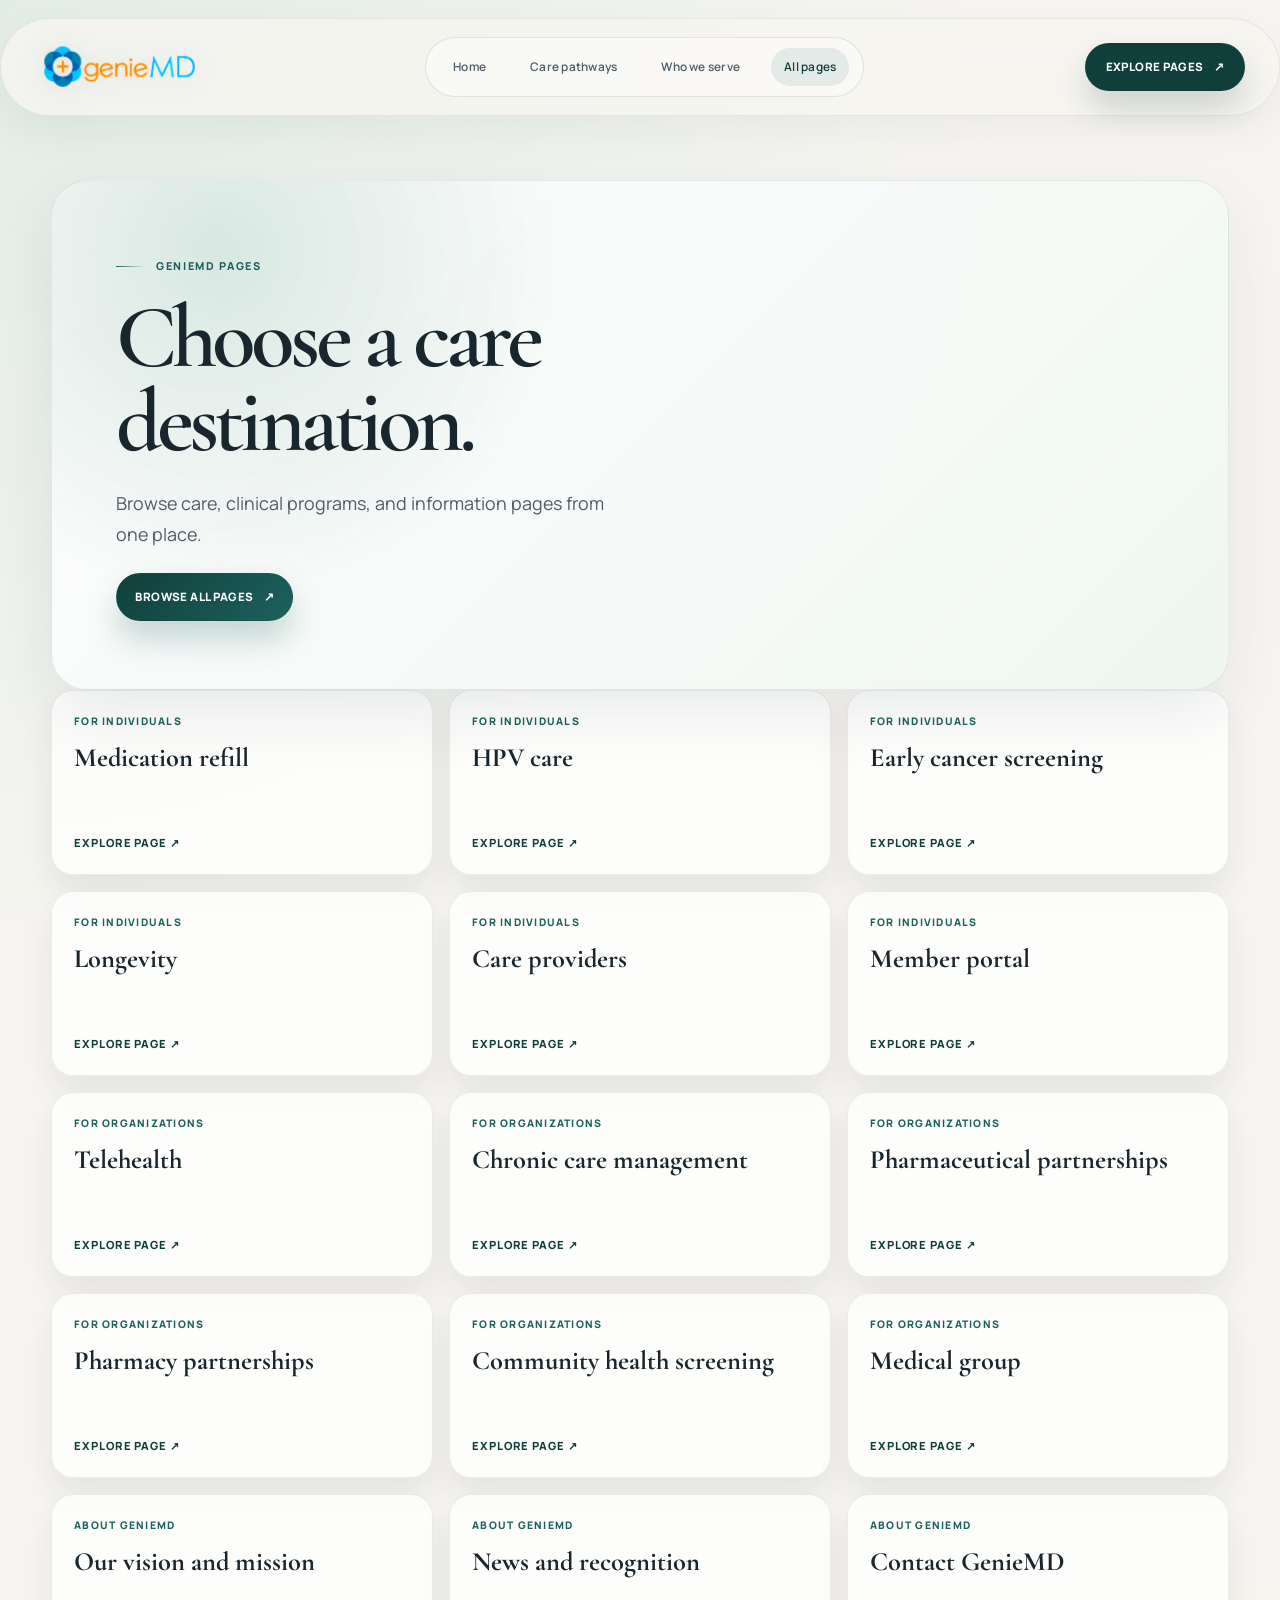
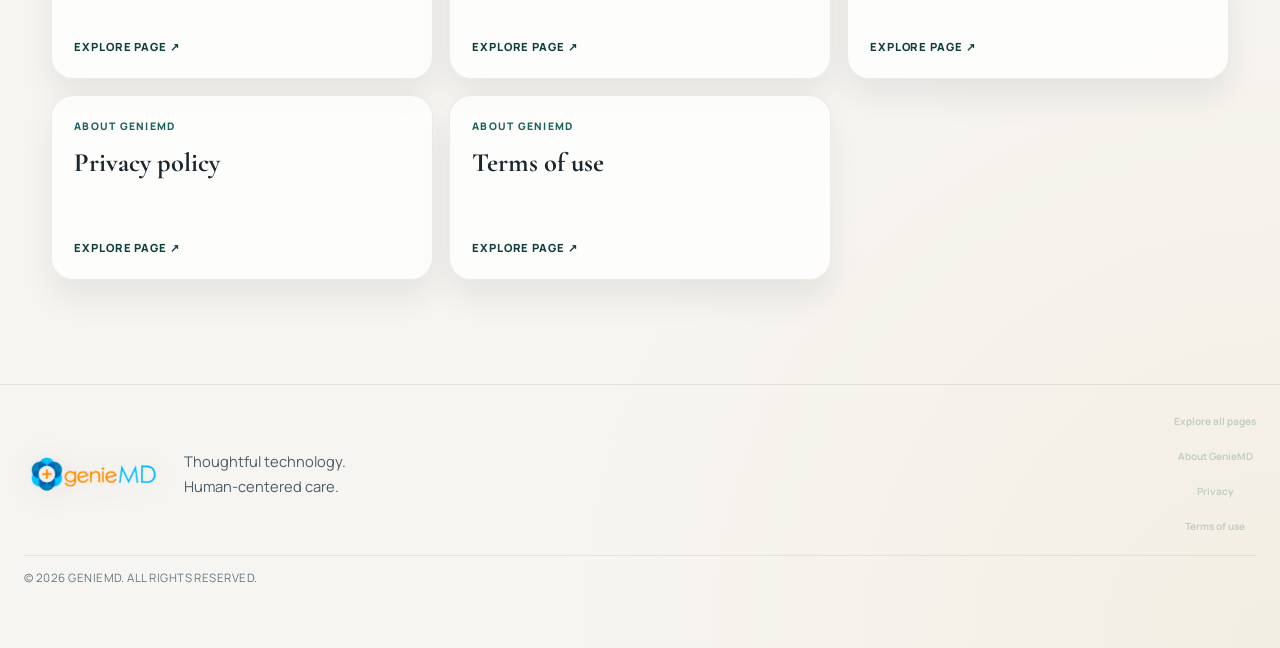
<file: pages/index.html>
<!DOCTYPE html>
<html lang="en">
  <head>
    <meta charset="UTF-8" />
    <meta name="viewport" content="width=device-width, initial-scale=1.0" />
    <meta name="description" content="Explore GenieMD care programs, clinical support, and connected digital health." />
    <meta name="theme-color" content="#f7f5f1" />
    <title>Explore GenieMD</title>
    <link rel="icon" href="../img/geniemd-logo.png" />
    <link rel="stylesheet" href="../css/all.min.css" />
    <link rel="stylesheet" href="../css/clinic.css" />
    <link rel="stylesheet" href="../css/clinic-light.css" />
    <link rel="stylesheet" href="../css/pages.css" />
  </head>
  <body class="destination-page">
    <div class="scroll-progress" aria-hidden="true"></div>
    <header class="site-header">
      <a class="brand" href="../index.html#home" aria-label="GenieMD home"><img src="../img/geniemd-logo.png" alt="GenieMD" /></a>
      <button class="menu-toggle" type="button" aria-label="Open navigation" aria-controls="primary-navigation" aria-expanded="false"><span></span><span></span></button>
      <nav class="primary-nav" id="primary-navigation" aria-label="Main navigation">
        <a class="nav-link" href="../index.html#home">Home</a>
        <a class="nav-link" href="../index.html#pathways">Care pathways</a>
        <a class="nav-link" href="../index.html#ecosystem">Who we serve</a>
        <a class="nav-link active" href="../index.html#collections">All pages</a>
      </nav>
      <a class="header-cta" href="../index.html#collections">Explore pages <span aria-hidden="true">↗</span></a>
    </header>

    <main id="destination-content" class="destination-main" tabindex="-1"></main>

    <footer class="site-footer destination-footer">
      <a class="brand footer-brand" href="../index.html#home" aria-label="GenieMD home"><img src="../img/geniemd-logo.png" alt="GenieMD" /></a>
      <p>Thoughtful technology.<br />Human-centered care.</p>
      <div class="footer-links">
        <a href="../index.html#collections">Explore all pages</a>
        <a href="?page=about-us">About GenieMD</a>
        <a href="?page=privacy">Privacy</a>
        <a href="?page=tos">Terms of use</a>
      </div>
      <span class="copyright">© 2026 GenieMD. All rights reserved.</span>
    </footer>
    <script src="../js/clinic-cinematic.js"></script>
    <script src="../js/pages.js"></script>
  </body>
</html>
</file>
<file: css/clinic.css>
@import url("https://fonts.googleapis.com/css2?family=DM+Sans:wght@400;500;600;700&family=Playfair+Display:ital,wght@0,500;0,600;0,700;1,500;1,600&display=swap");

:root {
  --ink: #20352f;
  --muted: #68756f;
  --green: #597c68;
  --mint: #dce9df;
  --paper: #f7f8f5;
  --line: #dce1da;
}

html { scroll-behavior: smooth; scroll-padding-top: 30px; }
body { margin: 0; background: var(--paper); color: var(--ink); font-family: "DM Sans", Arial, sans-serif; font-size: 15px; line-height: 1.75; }
a { color: inherit; text-decoration: none; }
a:hover { color: var(--green); text-decoration: none; }
.page-shell { min-height: 100vh; }
.sidebar { position: fixed; z-index: 20; inset: 0 auto 0 0; width: 270px; padding: 42px 34px 28px; display: flex; flex-direction: column; background: #263b34; color: #fff; }
.brand { display: inline-flex; align-items: center; gap: 11px; color: white; font-size: 24px; font-weight: 700; letter-spacing: -1.3px; }
.brand:hover { color: white; }
.brand-logo { display: block; width: 185px; max-width: 100%; height: auto; }
.brand-mark { display: grid; place-items: center; width: 33px; height: 33px; border: 1px solid #8eae96; border-radius: 50%; color: #c0d8c5; font-size: 15px; }
.brand-light { color: #b7cabb; font-weight: 400; }
.sidebar-note { max-width: 185px; margin: 19px 0 40px; color: #bcc9c0; font-size: 12px; line-height: 1.8; }
.sidebar nav { display: grid; gap: 5px; }
.sidebar .nav-link { display: flex; align-items: center; justify-content: space-between; padding: 10px 0; color: #c4cec7; border-bottom: 1px solid rgba(255,255,255,.1); font-size: 12px; transition: color .2s ease; }
.sidebar .nav-link i { opacity: 0; font-size: 10px; transition: opacity .2s ease; }
.sidebar .nav-link:hover, .sidebar .nav-link.active { color: #fff; }
.sidebar .nav-link.active i, .sidebar .nav-link:hover i { opacity: 1; }
.sidebar-bottom { margin-top: auto; }
.open-indicator { display: flex; align-items: center; gap: 9px; margin-bottom: 10px; color: #ccdbd0; font-size: 10px; letter-spacing: .04em; text-transform: uppercase; }
.open-indicator span { width: 7px; height: 7px; border-radius: 50%; background: #a7c99e; }
.sidebar-bottom p { color: #c4cec7; font-size: 11px; line-height: 1.7; }
.sidebar-cta { display: flex; align-items: center; justify-content: space-between; margin: 19px 0 26px; padding: 11px 13px; border: 1px solid rgba(255,255,255,.32); color: white; font-size: 11px; }
.sidebar-cta:hover { background: #fff; color: var(--ink); }
.sidebar-bottom small { color: #aab9b0; font-size: 10px; }
main { margin-left: 270px; }
.section { padding: 100px max(7vw, 55px); }
.hero { position: relative; min-height: 690px; height: min(100vh, 850px); padding-top: 32px; overflow: hidden; background: linear-gradient(105deg, rgba(241,245,238,.98) 0%, rgba(241,245,238,.93) 48%, rgba(217,230,219,.75) 100%); }
.hero::after { position: absolute; right: -110px; bottom: -280px; width: 600px; height: 600px; border: 1px solid rgba(74,112,87,.2); border-radius: 50%; content: ""; box-shadow: 0 0 0 55px rgba(74,112,87,.04), 0 0 0 110px rgba(74,112,87,.035); }
.hero-illustration { position: absolute; right: 0; bottom: 0; z-index: 0; width: min(52vw, 560px); max-width: 52%; opacity: .96; pointer-events: none; }
.hero-topline { position: relative; z-index: 1; display: flex; justify-content: space-between; color: #63756a; font-size: 9px; letter-spacing: .15em; }
.hero-content { position: relative; z-index: 2; max-width: 590px; margin-top: clamp(95px, 15vh, 155px); }
.eyebrow { display: flex; align-items: center; gap: 11px; margin-bottom: 20px; color: var(--green); font-size: 10px; font-weight: 700; letter-spacing: .15em; text-transform: uppercase; }
.eyebrow-line { display: inline-block; width: 24px; height: 1px; background: var(--green); }
h1, h2, blockquote { margin: 0; font-family: "Playfair Display", Georgia, serif; font-weight: 500; letter-spacing: -.035em; }
h1 { font-size: clamp(56px, 7.4vw, 96px); line-height: .99; }
h1 em, h2 em { color: var(--green); font-weight: 500; }
.hero-copy { max-width: 420px; margin: 24px 0 27px; color: #65736b; font-size: 14px; line-height: 1.9; }
.hero-actions { display: flex; align-items: center; gap: 25px; }
.button { display: inline-flex; align-items: center; justify-content: center; gap: 20px; min-height: 48px; padding: 0 19px; border: 1px solid transparent; font-size: 11px; font-weight: 600; transition: all .2s ease; }
.button-dark { background: var(--ink); color: white; }
.button-dark:hover { background: var(--green); color: white; }
.button i, .text-link i { font-size: 10px; }
.text-link { display: inline-flex; align-items: center; gap: 10px; color: #52675b; font-size: 11px; font-weight: 600; }
.text-link:hover { color: var(--green); }
.hero-aside { position: absolute; z-index: 2; right: 8%; bottom: 15%; width: 175px; color: var(--muted); font-size: 11px; }
.hero-stamp { display: flex; flex-direction: column; justify-content: center; align-items: center; width: 116px; height: 116px; margin-bottom: 15px; border: 1px solid rgba(67,101,78,.5); border-radius: 50%; color: var(--green); transform: rotate(-9deg); }
.hero-stamp span { font-size: 8px; letter-spacing: .16em; }
.hero-stamp strong { margin: 4px 0; color: var(--ink); font-family: "Playfair Display", Georgia, serif; font-size: 21px; font-weight: 500; line-height: 1.05; text-align: center; }
.hero-aside p { max-width: 150px; }
.scroll-cue { position: absolute; z-index: 2; bottom: 32px; left: max(7vw, 55px); display: flex; align-items: center; gap: 10px; color: var(--muted); font-size: 9px; }
.scroll-cue span { width: 24px; height: 1px; background: var(--green); }
.intro-band { display: flex; align-items: center; justify-content: space-between; gap: 25px; padding: 25px max(7vw, 55px); background: #263b34; color: #fff; }
.intro-band p { max-width: 570px; margin: 0; color: #e1e8e2; font-family: "Playfair Display", Georgia, serif; font-size: 18px; }
.intro-band a { flex: 0 0 auto; color: #c7d8c9; font-size: 10px; }
.intro-band i { margin-left: 8px; font-size: 9px; }
.story-section { display: grid; grid-template-columns: 1fr 1fr; column-gap: 8%; padding-top: 125px; padding-bottom: 100px; }
h2 { font-size: clamp(38px, 4.3vw, 57px); line-height: 1.12; }
.story-copy { padding-top: 51px; color: var(--muted); font-size: 13px; }
.lead-copy { color: var(--ink); font-family: "Playfair Display", Georgia, serif; font-size: 21px; line-height: 1.5; }
.story-copy .lead-copy { margin-bottom: 17px; }
.story-copy p:not(.lead-copy) { margin-bottom: 15px; }
.dark-link { margin-top: 11px; color: var(--ink); }
.values-row { grid-column: 1 / -1; display: grid; grid-template-columns: repeat(3, 1fr); gap: 18px; margin-top: 80px; }
.value-card { position: relative; min-height: 210px; padding: 28px 25px 23px; overflow: hidden; border: 1px solid #e6ebe4; border-radius: 16px; background: #fff; box-shadow: 0 8px 24px rgba(32,53,47,.045); }
.value-card::after { position: absolute; top: -32px; right: -28px; width: 105px; height: 105px; border-radius: 50%; background: #f0f5ee; content: ""; }
.value-card > span { position: absolute; z-index: 1; top: 27px; right: 18px; color: #839487; font-size: 9px; letter-spacing: .1em; }
.value-card > i { position: relative; z-index: 1; display: grid; place-items: center; width: 46px; height: 46px; margin-bottom: 21px; border-radius: 15px; background: #edf4ed; color: var(--green); font-size: 19px; }
.value-card h3, .service-card h3, .step h3 { margin: 0 0 8px; font-family: "Playfair Display", Georgia, serif; font-size: 20px; font-weight: 500; }
.value-card p, .service-card p, .step p { margin: 0; color: var(--muted); font-size: 11px; line-height: 1.8; }
.care-section { display: grid; grid-template-columns: 1.05fr .95fr; gap: 9%; align-items: center; background: #e8eee7; }
.care-visual { position: relative; min-height: 440px; background: #d8e4d8; }
.care-visual-inner { position: absolute; inset: 0; overflow: hidden; background: radial-gradient(circle at center, #eff3ec 0, #e1e9df 58%, #d3e1d6 100%); }
.care-visual-art { position: absolute; inset: 0; width: 100%; height: 100%; object-fit: cover; opacity: .95; }
.care-visual-wash { position: absolute; inset: 0; background: linear-gradient(120deg, rgba(233,241,233,.12), rgba(255,255,255,.46) 45%, rgba(233,241,233,.12)); z-index: 1; }
.visual-label { position: absolute; z-index: 2; top: 24px; left: 25px; color: #718377; font-size: 8px; letter-spacing: .15em; }
.orbit { position: absolute; z-index: 2; top: 50%; left: 50%; border: 1px solid rgba(69,104,79,.29); border-radius: 50%; transform: translate(-50%,-50%); }
.orbit-one { width: 225px; height: 225px; }
.orbit-two { width: 335px; height: 335px; }
.orbit-center { position: absolute; z-index: 2; top: 50%; left: 50%; display: grid; place-items: center; width: 85px; height: 85px; border-radius: 50%; background: var(--green); color: #fff; font-size: 22px; transform: translate(-50%,-50%); box-shadow: 0 10px 24px rgba(46,80,57,.18); }
.orbit-word { position: absolute; z-index: 2; padding: 6px 10px; background: rgba(247,248,245,.8); color: #536d5b; font-size: 8px; letter-spacing: .12em; }
.word-one { top: 24%; left: 22%; }.word-two { right: 14%; top: 49%; }.word-three { bottom: 22%; left: 31%; }
.visual-caption { position: absolute; right: 0; bottom: -28px; left: 0; display: flex; justify-content: space-between; color: var(--muted); font-size: 9px; }
.care-copy { padding: 15px 0; }
.care-copy .lead-copy { margin: 23px 0 12px; }
.care-copy > p:not(.eyebrow):not(.lead-copy) { margin-bottom: 24px; color: var(--muted); font-size: 12px; }
.button-outline { border-color: #aab9ac; color: var(--ink); }
.button-outline:hover { background: var(--ink); color: #fff; }
.services-section { padding-top: 120px; padding-bottom: 115px; }
.section-heading-wide { display: flex; justify-content: space-between; align-items: end; gap: 35px; margin-bottom: 47px; }
.section-heading-wide > p { max-width: 310px; margin: 0 0 5px; color: var(--muted); font-size: 12px; }
.service-grid { display: grid; grid-template-columns: repeat(2, minmax(0, 1fr)); gap: 18px; }
.service-card { position: relative; min-height: 340px; padding: 0 25px 29px; overflow: hidden; border: 1px solid #e5eae3; border-radius: 18px; background: #fff; box-shadow: 0 9px 28px rgba(32,53,47,.055); }
.service-card::before { position: absolute; top: -54px; right: -48px; width: 155px; height: 155px; border-radius: 50%; background: #eef5ed; content: ""; transition: transform .45s cubic-bezier(.2,.7,.25,1); }
.service-card:nth-child(2)::before { background: #f5f0e8; }
.service-card:nth-child(3)::before { background: #edf1f7; }
.service-card:nth-child(4)::before { background: #f5edf1; }
.service-card:hover { background: #fff; }
.service-art { position: relative; height: 138px; margin: 0 -25px 19px; overflow: hidden; background: #eef5ed; }
.service-card:nth-child(2) .service-art { background: #f5f0e8; }
.service-card:nth-child(3) .service-art { background: #edf1f7; }
.service-card:nth-child(4) .service-art { background: #f5edf1; }
.service-art img { display: block; width: 100%; height: 100%; object-fit: cover; transition: transform .55s cubic-bezier(.2,.7,.25,1); }
.service-card:hover .service-art img { transform: scale(1.045); }
.service-number { position: relative; z-index: 1; margin-bottom: 25px; color: #87968a; font-size: 8px; letter-spacing: .12em; }
.service-icon { position: absolute; z-index: 1; right: 18px; bottom: 13px; display: grid; place-items: center; width: 42px; height: 42px; border: 1px solid rgba(255,255,255,.8); border-radius: 14px; background: rgba(255,255,255,.86); color: #64836d; font-size: 16px; box-shadow: 0 5px 15px rgba(32,53,47,.08); backdrop-filter: blur(5px); }
.service-card h3 { max-width: 250px; font-size: 22px; }
.service-card p { max-width: 370px; font-size: 11px; }
.service-card > a { position: absolute; right: 25px; bottom: 23px; display: grid; place-items: center; width: 29px; height: 29px; border: 1px solid #ccd5cd; border-radius: 50%; color: var(--green); font-size: 9px; }
.service-note { margin: 17px 0 0; color: #78867d; font-size: 10px; }
.service-note i { margin-right: 5px; color: var(--green); }
.approach-section { display: grid; grid-template-columns: .8fr 1.2fr; gap: 10%; background: #f0f1ed; }
.approach-heading > p:not(.eyebrow) { max-width: 300px; margin: 19px 0 18px; color: var(--muted); font-size: 12px; }
.steps-list { border-top: 1px solid #d6dcd5; }
.step { display: grid; grid-template-columns: 45px 1fr 20px; gap: 14px; align-items: start; padding: 25px 0; border-bottom: 1px solid #d6dcd5; }
.step-index { padding-top: 4px; color: var(--green); font-size: 9px; letter-spacing: .08em; }
.step h3 { font-size: 18px; }
.step p { max-width: 490px; }
.step > i { padding-top: 7px; color: #88988c; font-size: 10px; }
.quote-section { position: relative; overflow: hidden; padding: 92px 15%; background: #cbdccf; text-align: center; }
.quote-mark { display: block; height: 55px; color: #719178; font-family: Georgia, serif; font-size: 85px; line-height: 1; }
blockquote { max-width: 760px; margin: 0 auto 20px; font-size: clamp(28px, 4vw, 43px); line-height: 1.3; }
.quote-section p { margin: 0; color: #5c7965; font-size: 8px; font-weight: 700; letter-spacing: .16em; }
.faq-section { display: grid; grid-template-columns: .8fr 1.2fr; gap: 10%; padding-top: 120px; padding-bottom: 120px; }
.faq-heading > p:not(.eyebrow) { margin: 20px 0 7px; color: var(--muted); font-size: 12px; }
.faq-list { border-top: 1px solid var(--line); }
.faq-list details { padding: 19px 0; border-bottom: 1px solid var(--line); }
.faq-list summary { display: flex; align-items: center; justify-content: space-between; gap: 18px; color: var(--ink); cursor: pointer; font-family: "Playfair Display", Georgia, serif; font-size: 17px; list-style: none; }
.faq-list summary::-webkit-details-marker { display: none; }
.faq-list summary i { flex: 0 0 auto; color: var(--green); font-family: "Font Awesome 5 Free"; font-size: 10px; transition: transform .2s ease; }
.faq-list details[open] summary i { transform: rotate(45deg); }
.faq-list details p { max-width: 530px; margin: 12px 28px 0 0; color: var(--muted); font-size: 11px; line-height: 1.9; }
.contact-section { padding-top: 105px; padding-bottom: 28px; background: #e8eee7; }
.contact-top { max-width: 610px; margin-bottom: 55px; }
.contact-top > p:last-child { max-width: 430px; margin: 17px 0 0; color: var(--muted); font-size: 12px; }
.contact-bottom { display: grid; grid-template-columns: .8fr 1.2fr; gap: 10%; padding: 34px; background: #f7f8f5; }
.contact-card { display: flex; flex-direction: column; }
.contact-card > span { color: var(--green); font-size: 8px; font-weight: 700; letter-spacing: .15em; }
.contact-card h3 { max-width: 260px; margin: 16px 0 10px; font-family: "Playfair Display", Georgia, serif; font-size: 28px; font-weight: 500; line-height: 1.25; }
.contact-card > p { max-width: 310px; color: var(--muted); font-size: 11px; }
.contact-art { width: min(100%, 220px); height: 140px; margin-top: 22px; border: 1px solid #dfe9df; border-radius: 16px; object-fit: cover; box-shadow: 0 12px 25px rgba(32,53,47,.08); }
.contact-detail { display: flex; align-items: start; gap: 10px; margin-top: 35px; color: #6b7b70; font-size: 10px; }
.contact-detail i { padding-top: 4px; color: var(--green); }
.contact-form { display: grid; grid-template-columns: 1fr; }
.form-notice { margin: 0 0 13px; color: #77847b; font-size: 10px; }
.form-notice i { margin-right: 4px; color: var(--green); }
.form-grid { display: grid; grid-template-columns: repeat(2, minmax(0, 1fr)); gap: 17px 22px; }
.form-field { min-width: 0; }
.form-field-full { grid-column: 1 / -1; }
.contact-form label { display: block; margin: 0 0 6px; color: #53655a; font-size: 10px; font-weight: 600; }
.contact-form label > span:not(.optional-label) { color: #728d77; }
.optional-label { color: #8a958d; font-size: 9px; font-weight: 400; }
.contact-form input:not([type="checkbox"]), .contact-form select, .contact-form textarea { width: 100%; min-height: 43px; padding: 10px 12px; border: 1px solid #d8e0d8; border-radius: 2px; outline: 0; background: #fbfcfa; color: var(--ink); font: inherit; font-size: 11px; transition: border-color .2s ease, box-shadow .2s ease; }
.contact-form textarea { min-height: 105px; resize: vertical; }
.contact-form input::placeholder, .contact-form textarea::placeholder { color: #9aa59d; }
.contact-form input:focus, .contact-form select:focus, .contact-form textarea:focus { border-color: #78977e; box-shadow: 0 0 0 3px rgba(120,151,126,.12); }
.contact-form input:invalid:not(:placeholder-shown), .contact-form input:focus:invalid { border-color: #a8584f; }
.field-hint { display: block; margin-top: 5px; color: #7c8980; font-size: 9px; }
.consent-label { display: flex !important; align-items: flex-start; gap: 10px; color: #627168 !important; font-size: 10px !important; font-weight: 400 !important; line-height: 1.6; }
.consent-label input { flex: 0 0 auto; width: 16px; height: 16px; margin: 1px 0 0; accent-color: var(--green); }
.contact-form .button { justify-self: start; margin-top: 19px; }
.form-status { min-height: 0; margin: 0; color: #8a3f37; font-size: 10px; }
.form-status:not(:empty) { margin-top: 12px; }
.form-delivery-note { margin: 12px 0 0; color: #78847b; font-size: 9px; line-height: 1.6; }
.page-footer { padding: 61px max(7vw, 55px) 20px; background: #263b34; color: #d5dfd7; }
.footer-main { display: grid; grid-template-columns: 1.35fr .7fr .9fr 1.25fr; gap: 38px; padding-bottom: 48px; }
.footer-about { max-width: 270px; }
.footer-brand { color: #fff; font-size: 21px; }
.footer-brand:hover { color: #fff; }
.footer-brand .brand-logo { width: 165px; }
.footer-brand .brand-mark { width: 31px; height: 31px; color: #c0d8c5; font-size: 13px; }
.footer-about > p { margin: 17px 0; color: #c1cec4; font-size: 10px; line-height: 1.9; }
.footer-contact-link { display: inline-flex; align-items: center; gap: 10px; color: #e5eee6; font-size: 10px; }
.footer-contact-link:hover { color: #b7d0ba; }
.footer-contact-link i { font-size: 9px; transition: transform .2s ease; }
.footer-contact-link:hover i { transform: translateX(3px); }
.footer-links { display: flex; flex-direction: column; align-items: flex-start; gap: 10px; }
.footer-links h3, .footer-note h3 { margin: 4px 0 7px; color: #fff; font-family: "Playfair Display", Georgia, serif; font-size: 17px; font-weight: 500; }
.footer-links > a { color: #c1cec4; font-size: 10px; transition: color .2s ease, transform .2s ease; }
.footer-links > a:hover { color: #fff; transform: translateX(2px); }
.footer-links > a span { margin-left: 4px; }
.footer-note { padding-left: 20px; border-left: 1px solid rgba(255,255,255,.17); }
.footer-note-icon { display: grid; place-items: center; width: 28px; height: 28px; margin-bottom: 12px; border: 1px solid rgba(190,216,195,.45); border-radius: 50%; color: #c0d8c5; font-size: 10px; }
.footer-note h3 { margin-bottom: 8px; font-size: 16px; }
.footer-note p { margin: 0; color: #c1cec4; font-size: 9px; line-height: 1.8; }
.footer-bottom { display: flex; justify-content: space-between; gap: 20px; padding-top: 16px; border-top: 1px solid rgba(255,255,255,.16); color: #aebdb2; font-size: 9px; }
.menu-toggle { display: none; }

/* Restrained motion adds polish without competing with the content. */
@keyframes hero-rise {
  from { opacity: 0; transform: translateY(22px); }
  to { opacity: 1; transform: translateY(0); }
}
@keyframes stamp-float {
  0%, 100% { transform: rotate(-9deg) translateY(0); }
  50% { transform: rotate(-6deg) translateY(-5px); }
}
@keyframes orbit-breathe {
  0%, 100% { opacity: .68; transform: translate(-50%, -50%) scale(.98); }
  50% { opacity: 1; transform: translate(-50%, -50%) scale(1.025); }
}
.hero-content { animation: hero-rise .85s cubic-bezier(.2,.7,.25,1) both; }
.hero-aside { animation: hero-rise .85s .2s cubic-bezier(.2,.7,.25,1) both; }
.hero-stamp { animation: stamp-float 6s ease-in-out infinite; }
.orbit-two { animation: orbit-breathe 7s ease-in-out infinite; }
.orbit-center { animation: orbit-breathe 5s ease-in-out infinite reverse; }
.service-card.reveal, .value-card.reveal { transition: opacity .7s ease, transform .35s ease, box-shadow .35s ease, border-color .35s ease; }
.service-card.reveal.is-visible:hover, .value-card.reveal.is-visible:hover { transform: translateY(-7px); border-color: #d5e1d5; box-shadow: 0 18px 36px rgba(32,53,47,.11); }
.service-card:hover::before { transform: scale(1.16); }
.service-card .service-icon, .value-card > i { transition: transform .35s cubic-bezier(.2,.7,.25,1), box-shadow .35s ease; }
.service-card:hover .service-icon, .value-card:hover > i { transform: translateY(-4px) rotate(-5deg); box-shadow: 0 9px 18px rgba(32,53,47,.1); }
.button, .sidebar-cta, .service-card > a { transition: color .25s ease, background-color .25s ease, border-color .25s ease, transform .25s ease, box-shadow .25s ease; }
.button:not(:disabled):hover { transform: translateY(-2px); box-shadow: 0 8px 20px rgba(32,53,47,.14); }
.button i, .text-link i, .sidebar-cta i, .service-card > a i { transition: transform .25s ease; }
.button:hover i, .text-link:hover i, .sidebar-cta:hover i, .service-card > a:hover i { transform: translateX(3px); }
.service-card:hover > a { border-color: var(--green); background: var(--green); color: white; transform: translateX(2px); }
.sidebar .nav-link span { transition: transform .2s ease; }
.sidebar .nav-link:hover span, .sidebar .nav-link.active span { transform: translateX(3px); }
.eyebrow-line { transform-origin: left center; transition: width .35s ease; }
.section:hover > .section-heading .eyebrow-line,
.section:hover > .approach-heading .eyebrow-line { width: 34px; }
.reveal { opacity: 0; transform: translateY(24px); transition: opacity .7s ease, transform .7s cubic-bezier(.2,.7,.25,1); transition-delay: var(--reveal-delay, 0ms); }
.reveal.is-visible { opacity: 1; transform: translateY(0); }
:focus-visible { outline: 2px solid #78977e; outline-offset: 4px; }
@media (prefers-reduced-motion: reduce) {
  html { scroll-behavior: auto; }
  *, *::before, *::after { scroll-behavior: auto !important; animation-duration: .01ms !important; animation-iteration-count: 1 !important; transition-duration: .01ms !important; }
  .reveal { opacity: 1; transform: none; }
}

@media (min-width: 1500px) {
  .section { padding-right: 9vw; padding-left: 9vw; }
}
@media (max-width: 1100px) {
  .sidebar { width: 235px; padding-right: 27px; padding-left: 27px; }
  main { margin-left: 235px; }
  .section { padding-right: 6vw; padding-left: 6vw; }
  .hero-aside { right: 5%; }
  .story-section, .care-section, .approach-section, .faq-section { column-gap: 6%; }
}
@media (max-width: 767px) {
  .sidebar { width: min(300px, 86vw); padding: 35px 30px 25px; transform: translateX(-100%); transition: transform .25s ease; }
  .sidebar.is-open { transform: translateX(0); }
  main { margin-left: 0; }
  .menu-toggle { position: fixed; z-index: 30; top: 17px; right: 17px; display: grid; place-items: center; width: 42px; height: 42px; border: 0; border-radius: 50%; background: var(--ink); color: white; }
  .section { padding: 76px 25px; }
  .hero { min-height: 740px; height: auto; padding-top: 28px; }
  .hero-topline { padding-right: 49px; font-size: 7px; }
  .hero-content { margin-top: 130px; }
  .hero-aside { right: 25px; bottom: 65px; width: 130px; font-size: 9px; }
  .hero-stamp { width: 85px; height: 85px; }
  .hero-stamp strong { font-size: 16px; }
  .hero-stamp span { font-size: 6px; }
  .scroll-cue { left: 25px; bottom: 37px; }
  .intro-band { align-items: start; flex-direction: column; padding: 23px 25px; }
  .intro-band p { font-size: 16px; }
  .story-section, .care-section, .approach-section, .faq-section { grid-template-columns: 1fr; gap: 35px; }
  .story-copy { padding-top: 0; }
  .values-row { grid-template-columns: 1fr; gap: 0; margin-top: 45px; }
  .value-card { min-height: 0; padding: 22px 20px; }
  .value-card > i { margin-bottom: 13px; }
  .care-visual { min-height: 350px; }
  .section-heading-wide { align-items: start; flex-direction: column; gap: 17px; }
  .service-grid { grid-template-columns: 1fr; }
  .service-card { min-height: 320px; }
  .service-art { height: 145px; }
  .step { grid-template-columns: 32px 1fr 14px; gap: 10px; }
  .quote-section { padding: 75px 25px; }
  .contact-section { padding-top: 76px; }
  .contact-bottom { grid-template-columns: 1fr; gap: 38px; padding: 25px 20px; }
  .form-grid { grid-template-columns: 1fr; gap: 14px; }
  .form-field-full { grid-column: auto; }
}
@media (max-width: 420px) {
  h1 { font-size: 53px; }
  h2 { font-size: 38px; }
  .hero-content { margin-top: 105px; }
  .hero-aside { bottom: 55px; }
  .hero-actions { align-items: start; flex-direction: column; gap: 14px; }
  .hero { min-height: 760px; }
  .page-footer { padding: 45px 25px 18px; }
  .footer-main { grid-template-columns: repeat(2, minmax(0, 1fr)); gap: 32px 22px; padding-bottom: 35px; }
  .footer-about, .footer-note { grid-column: 1 / -1; }
  .footer-note { padding: 0; border-left: 0; }
  .footer-bottom { flex-direction: column; gap: 5px; }
}
</file>
<file: css/clinic-light.css>
@import url("https://fonts.googleapis.com/css2?family=Manrope:wght@400;500;600;700;800&family=Cormorant+Garamond:wght@500;600;700&display=swap");

:root {
  --bg: #f7f5f1;
  --bg-strong: #edf2eb;
  --bg-soft: #f4f0ea;
  --surface: rgba(255, 255, 255, 0.8);
  --surface-strong: #ffffff;
  --card: #fffdfb;
  --card-alt: #eef5f2;
  --primary: #1d615d;
  --primary-deep: #103f3b;
  --primary-soft: #dfeeea;
  --accent: #d8c7a6;
  --accent-soft: #f7f0e4;
  --text: #19262d;
  --text-soft: #4d5d68;
  --muted: #667780;
  --line: rgba(31, 65, 68, 0.12);
  --shadow-soft: 0 24px 62px rgba(18, 40, 47, 0.08);
  --shadow-card: 0 18px 32px rgba(20, 42, 45, 0.08);
  --radius-xl: 32px;
  --radius-lg: 24px;
  --radius-md: 18px;
}

* { box-sizing: border-box; }
html { scroll-behavior: smooth; scroll-padding-top: 88px; }
body {
  margin: 0;
  background:
    radial-gradient(circle at top left, rgba(187, 220, 211, 0.34), transparent 39%),
    radial-gradient(circle at bottom right, rgba(233, 220, 192, 0.28), transparent 28%),
    var(--bg);
  color: var(--text);
  font-family: "Manrope", Arial, sans-serif;
  line-height: 1.7;
}
img { display: block; max-width: 100%; }
a { color: inherit; text-decoration: none; }
button, input, textarea { font: inherit; }
button { border: 0; background: none; cursor: pointer; }

.site-header {
  position: sticky;
  top: 0;
  z-index: 50;
  display: flex;
  align-items: center;
  justify-content: space-between;
  gap: 22px;
  max-width: 1380px;
  margin: 18px auto 0;
  padding: 18px clamp(18px, 3vw, 34px);
  border: 1px solid rgba(22, 54, 58, 0.08);
  border-radius: 999px;
  background: rgba(247, 245, 241, 0.8);
  backdrop-filter: blur(20px);
  box-shadow: 0 15px 40px rgba(14, 33, 35, 0.05);
}

.brand { display: inline-flex; align-items: center; }
.brand img {
  width: 170px;
  max-width: 100%;
  height: auto;
  filter: drop-shadow(0 2px 14px rgba(26, 51, 52, 0.1));
}

.primary-nav {
  display: flex;
  align-items: center;
  justify-content: center;
  gap: 18px;
  padding: 10px 14px;
  border: 1px solid var(--line);
  border-radius: 999px;
  background: rgba(255, 255, 255, 0.4);
}
.nav-link {
  position: relative;
  padding: 9px 13px;
  border-radius: 999px;
  color: var(--text-soft);
  font-size: 0.74rem;
  font-weight: 600;
  letter-spacing: 0.02em;
  transition: all 0.25s ease;
}
.nav-link:hover, .nav-link.active {
  background: rgba(29, 97, 93, 0.1);
  color: var(--primary-deep);
}

.header-cta,
.button,
.button-text,
.button-light,
.button-ghost,
.button-outline,
.contact-actions a {
  display: inline-flex;
  align-items: center;
  justify-content: center;
  gap: 10px;
  min-height: 48px;
  padding: 0 18px;
  border-radius: 999px;
  border: 1px solid transparent;
  font-size: 0.72rem;
  font-weight: 800;
  letter-spacing: 0.04em;
  text-transform: uppercase;
  transition: all 0.25s ease;
}
.header-cta {
  padding-inline: 20px;
  background: var(--primary-deep);
  color: #ffffff;
  box-shadow: 0 18px 32px rgba(14, 52, 54, 0.18);
}
.header-cta:hover { transform: translateY(-1px); box-shadow: 0 22px 36px rgba(14, 52, 54, 0.2); }

.menu-toggle {
  display: none;
  width: 46px;
  height: 46px;
  border: 1px solid var(--line);
  border-radius: 14px;
  background: rgba(255,255,255,0.7);
}
.menu-toggle span {
  display: block;
  width: 18px;
  height: 2px;
  margin: 5px auto;
  background: var(--text);
}

.announcement {
  display: flex;
  align-items: center;
  justify-content: center;
  gap: 10px;
  max-width: 560px;
  margin: 26px auto 0;
  padding: 10px 18px;
  border: 1px solid rgba(25, 58, 55, 0.08);
  border-radius: 999px;
  background: rgba(255,255,255,0.55);
  color: var(--text-soft);
  font-size: 0.73rem;
  font-weight: 700;
  letter-spacing: 0.1em;
  text-transform: uppercase;
}
.announcement-dot {
  width: 8px;
  height: 8px;
  border-radius: 50%;
  background: linear-gradient(135deg, var(--primary) 0%, #97c6ad 100%);
  box-shadow: 0 0 0 5px rgba(29, 97, 93, 0.12);
}

main { margin-left: 0; overflow: visible; }
main section[id] { scroll-margin-top: 110px; }
.section-pad {
  max-width: 1360px;
  margin: 0 auto;
  padding: 70px clamp(20px, 4vw, 56px);
}

.hero {
  position: relative;
  display: grid;
  grid-template-columns: minmax(0, 1.08fr) minmax(0, 0.92fr);
  align-items: center;
  gap: clamp(22px, 3vw, 44px);
  max-width: 1380px;
  min-height: 0;
  height: auto;
  margin: 24px auto 0;
  padding: clamp(28px, 4vw, 42px) clamp(20px, 4vw, 48px) 18px;
  border: 1px solid rgba(22, 54, 58, 0.08);
  border-radius: 38px;
  background:
    radial-gradient(circle at 12% 20%, rgba(185, 211, 202, 0.48), transparent 22%),
    radial-gradient(circle at 72% 22%, rgba(218, 208, 185, 0.36), transparent 19%),
    linear-gradient(135deg, rgba(255,255,255,0.92) 0%, rgba(244, 240, 232, 0.92) 42%, rgba(238, 246, 242, 0.96) 100%);
  box-shadow: var(--shadow-soft);
}
#data-rain-root {
  position: absolute;
  z-index: 1;
  inset: 0;
  overflow: hidden;
  border-radius: inherit;
  pointer-events: none;
  --dr-calm: 79, 156, 145;
  --dr-mid: 131, 173, 156;
  --dr-hot: 200, 166, 110;
  --dr-core: 246, 249, 244;
}
#data-rain-root canvas,
#data-rain-root .dr-vignette,
#data-rain-root .dr-grain {
  position: absolute;
  inset: 0;
  display: block;
  width: 100%;
  height: 100%;
}
.dr-main {
  opacity: 0.52;
}
.dr-bloom {
  filter: blur(8px);
  opacity: 0.28;
}
.dr-vignette {
  background: radial-gradient(ellipse at center, transparent 42%, rgba(247,245,241,0.3) 100%);
}
.dr-grain {
  background-image: radial-gradient(rgba(41,79,74,0.2) 0.5px, transparent 0.5px);
  background-size: 5px 5px;
  opacity: 0.06;
}
.hero-orb {
  position: absolute;
  border-radius: 50%;
  filter: blur(4px);
  opacity: 0.9;
}
.hero-orb-one {
  right: 9%;
  top: 10%;
  width: 380px;
  height: 380px;
  background: radial-gradient(circle, rgba(255,255,255,0.8) 0%, rgba(176, 204, 198, 0.32) 42%, rgba(176, 204, 198, 0) 70%);
}
.hero-orb-two {
  left: 46%;
  bottom: -10%;
  width: 540px;
  height: 540px;
  background: radial-gradient(circle, rgba(216, 199, 166, 0.28) 0%, rgba(216, 199, 166, 0.1) 32%, transparent 70%);
}
.hero-copy {
  position: relative;
  z-index: 2;
  max-width: 680px;
  padding-top: 0;
}
.eyebrow {
  display: inline-flex;
  align-items: center;
  gap: 12px;
  margin: 0 0 20px 0;
  color: var(--primary);
  font-size: 0.68rem;
  font-weight: 800;
  letter-spacing: 0.15em;
  text-transform: uppercase;
}
.eyebrow > span {
  width: 28px;
  height: 1px;
  background: linear-gradient(90deg, var(--primary), rgba(29,97,93,0));
}
.eyebrow-light {
  color: rgba(255,255,255,0.88);
}
.hero h1, .continuum-heading h2, .section-heading h2, .tech-copy h2, .collections-intro h2, .contact-content h2 {
  margin: 0;
  font-family: "Cormorant Garamond", Georgia, serif;
  font-weight: 600;
  letter-spacing: -0.045em;
  line-height: 0.94;
  color: var(--text);
}
.hero h1 {
  font-size: clamp(4rem, 7vw, 7.4rem);
}
.hero h1 em, .continuum-heading h2 em, .section-heading h2 em, .tech-copy h2 em, .collections-intro h2 em, .contact-content h2 em {
  color: var(--primary);
  font-style: normal;
}
.hero-description {
  max-width: 540px;
  margin: 18px 0 26px;
  color: var(--text-soft);
  font-size: 1.1rem;
}
.hero-actions {
  display: flex;
  flex-wrap: wrap;
  align-items: center;
  gap: 16px;
}
.button-primary,
.button-light,
.button-ghost,
.button-outline {
  position: relative;
  overflow: hidden;
}
.button-primary {
  background: linear-gradient(135deg, var(--primary-deep), var(--primary));
  color: #fff;
  box-shadow: 0 18px 32px rgba(29, 97, 93, 0.24);
}
.button-primary:hover { transform: translateY(-1px); }
.button-text {
  background: transparent;
  color: var(--primary-deep);
  border-color: rgba(29, 97, 93, 0.2);
}
.button-text:hover { background: rgba(29, 97, 93, 0.05); }
.button-outline {
  background: rgba(255,255,255,0.24);
  color: var(--primary-deep);
  border-color: rgba(29, 97, 93, 0.18);
}
.button-light {
  background: rgba(255,255,255,0.12);
  color: #ffffff;
  border-color: rgba(255,255,255,0.18);
}
.button-ghost {
  background: transparent;
  color: #ffffff;
  border-color: rgba(255,255,255,0.2);
}
.hero-proof {
  display: flex;
  flex-wrap: wrap;
  gap: 18px;
  margin-top: 26px;
  color: var(--text-soft);
  font-size: 0.78rem;
  font-weight: 700;
}
.hero-proof span {
  display: inline-flex;
  align-items: center;
  gap: 8px;
  padding: 10px 12px;
  border: 1px solid rgba(29,97,93,0.08);
  border-radius: 999px;
  background: rgba(255,255,255,0.3);
}
.hero-proof i {
  color: var(--primary);
}
.hero-visual {
  position: relative;
  z-index: 2;
  width: 100%;
  max-width: 560px;
  margin: 0 auto;
}
.hero-image-wrap {
  position: relative;
  overflow: hidden;
  border: 1px solid rgba(18, 43, 48, 0.08);
  border-radius: 32px 32px 30px 30px;
  background: #dfeeea;
  box-shadow: var(--shadow-card);
}
.hero-image-wrap img {
  width: 100%;
  height: min(62vh, 650px);
  min-height: 500px;
  object-fit: cover;
  filter: saturate(0.95) contrast(1.06);
}
.image-wash {
  position: absolute;
  inset: 0;
  background: linear-gradient(180deg, rgba(18, 31, 35, 0.12) 0%, rgba(18, 31, 35, 0.18) 100%);
}
.image-label {
  position: absolute;
  left: 24px;
  bottom: 24px;
  display: flex;
  align-items: center;
  gap: 14px;
  padding: 12px 16px;
  border: 1px solid rgba(255,255,255,0.2);
  border-radius: 18px;
  background: rgba(18, 30, 34, 0.18);
  backdrop-filter: blur(6px);
  color: #fff;
}
.label-spark {
  display: grid;
  place-items: center;
  width: 30px;
  height: 30px;
  border-radius: 50%;
  background: rgba(255,255,255,0.18);
  font-size: 1rem;
}
.image-label span {
  display: flex;
  flex-direction: column;
  gap: 2px;
  font-weight: 700;
}
.image-label small {
  color: rgba(255,255,255,0.75);
  font-size: 0.66rem;
  font-weight: 600;
}
.care-note {
  position: absolute;
  right: 18px;
  bottom: 26px;
  display: flex;
  flex-direction: column;
  gap: 8px;
  width: min(58%, 200px);
  padding: 18px 18px 16px;
  border: 1px solid rgba(255,255,255,0.18);
  border-radius: 22px;
  background: rgba(247,245,241,0.78);
  backdrop-filter: blur(12px);
  box-shadow: 0 18px 34px rgba(13, 33, 35, 0.12);
}
.note-label {
  color: var(--primary);
  font-size: 0.62rem;
  font-weight: 800;
  letter-spacing: 0.12em;
  text-transform: uppercase;
}
.care-note strong {
  color: #13272d;
  font-size: 1.15rem;
  font-weight: 800;
}
.care-note strong i { color: var(--primary);font-style: normal; }
.care-note small {
  color: var(--muted);
  font-size: 0.68rem;
  line-height: 1.5;
}
.hero-index {
  display: inline-flex;
  align-items: center;
  gap: 12px;
  margin-top: 18px;
  color: var(--primary-deep);
  font-size: 0.68rem;
  font-weight: 800;
  letter-spacing: 0.16em;
  text-transform: uppercase;
}
.hero-index i {
  width: 40px;
  height: 1px;
  background: rgba(29, 97, 93, 0.5);
}
.scroll-cue {
  position: absolute;
  left: clamp(20px, 4vw, 58px);
  bottom: 16px;
  display: inline-flex;
  align-items: center;
  gap: 12px;
  color: var(--text-soft);
  font-size: 0.7rem;
  letter-spacing: 0.12em;
  text-transform: uppercase;
}
.scroll-cue i {
  display: grid;
  place-items: center;
  width: 26px;
  height: 26px;
  border: 1px solid rgba(29,97,93,0.2);
  border-radius: 50%;
  background: rgba(255,255,255,0.3);
}

.continuum, .pathways, .technology, .ecosystem, .collections, .contact-cta {
  max-width: 1380px;
  margin: 0 auto;
}
.section-kicker {
  display: inline-flex;
  align-items: center;
  gap: 10px;
  margin-bottom: 24px;
  color: var(--primary);
  font-size: 0.72rem;
  font-weight: 800;
  letter-spacing: 0.18em;
  text-transform: uppercase;
}
.section-kicker i {
  width: 40px;
  height: 1px;
  background: rgba(29,97,93,0.5);
}
.continuum-heading,
.section-heading,
.collections-intro,
.tech-copy,
.contact-content {
  display: flex;
  align-items: end;
  justify-content: space-between;
  gap: 24px;
}
.continuum-heading h2,
.section-heading h2,
.tech-copy h2,
.collections-intro h2,
.contact-content h2 {
  font-size: clamp(2.5rem, 5vw, 4.5rem);
}
.continuum-heading > p,
.section-heading > p,
.collections-intro > p,
.tech-copy > p,
.contact-content > p {
  max-width: 500px;
  margin: 0;
  color: var(--text-soft);
  font-size: 1.02rem;
}
.journey-line {
  position: relative;
  display: grid;
  grid-template-columns: repeat(3, minmax(0, 1fr));
  gap: 24px;
  margin-top: 44px;
}
.journey-track {
  position: absolute;
  top: 40px;
  left: 0;
  right: 0;
  height: 2px;
  background: linear-gradient(90deg, rgba(29,97,93,0.12), rgba(29,97,93,0.2), rgba(29,97,93,0.12));
}
.journey-track span {
  display: block;
  width: 100%;
  height: 100%;
  background: linear-gradient(90deg, rgba(29,97,93,0), rgba(29,97,93,0.4), rgba(29,97,93,0));
}
.journey-step {
  position: relative;
  z-index: 1;
  padding: 30px 28px 26px;
  border: 1px solid rgba(29,97,93,0.08);
  border-radius: 28px;
  background: rgba(255,255,255,0.6);
  box-shadow: var(--shadow-card);
}
.journey-number {
  display: inline-block;
  margin-bottom: 18px;
  color: var(--primary);
  font-size: 0.72rem;
  font-weight: 800;
  letter-spacing: 0.12em;
}
.journey-icon {
  display: grid;
  place-items: center;
  width: 58px;
  height: 58px;
  margin-bottom: 18px;
  border: 1px solid rgba(29,97,93,0.12);
  border-radius: 18px;
  background: linear-gradient(135deg, var(--primary-soft), rgba(255,255,255,0.8));
  color: var(--primary-deep);
  font-size: 1.4rem;
}
.journey-step h3, .pathway-card h3, .ecosystem-card h3, .destination-card strong, .panel-heading strong {
  margin: 0 0 10px;
  font-size: clamp(1.5rem, 2vw, 2rem);
  line-height: 1.1;
  color: var(--text);
}
.journey-step p, .pathway-card p, .ecosystem-card p, .destination-card small, .contact-content p, .collection-help, .collection-help a {
  color: var(--text-soft);
}

.pathway-grid {
  display: grid;
  grid-template-columns: repeat(4, minmax(0, 1fr));
  gap: 22px;
  margin-top: 34px;
}
.pathway-card {
  display: flex;
  flex-direction: column;
  overflow: hidden;
  min-height: 100%;
  border: 1px solid rgba(18, 43, 48, 0.08);
  border-radius: 28px;
  background: rgba(255,255,255,0.75);
  box-shadow: var(--shadow-card);
  transition: transform 0.25s ease, box-shadow 0.25s ease;
}
.pathway-card:hover {
  transform: translateY(-6px);
  box-shadow: 0 28px 48px rgba(14, 33, 35, 0.1);
}
.pathway-card.pathway-tall { grid-column: span 2; }
.pathway-photo {
  position: relative;
}
.pathway-photo img {
  width: 100%;
  object-fit: cover;
  height: 260px;
}
.pathway-tall .pathway-photo img { height: 360px; }
.pathway-icon {
  position: absolute;
  right: 18px;
  bottom: 18px;
  display: grid;
  place-items: center;
  width: 48px;
  height: 48px;
  border-radius: 50%;
  background: rgba(17, 47, 50, 0.72);
  color: #fff;
  backdrop-filter: blur(8px);
}
.pathway-meta {
  display: flex;
  align-items: center;
  justify-content: space-between;
  gap: 12px;
  padding: 18px 20px 0;
  color: var(--primary);
  font-size: 0.68rem;
  font-weight: 800;
  letter-spacing: 0.12em;
  text-transform: uppercase;
}
.pathway-card h3 {
  padding: 14px 20px 4px;
}
.pathway-card p {
  padding: 0 20px;
  font-size: 0.92rem;
  line-height: 1.8;
}
.card-link {
  display: inline-flex;
  align-items: center;
  gap: 10px;
  margin: auto 20px 20px;
  color: var(--primary-deep);
  font-size: 0.72rem;
  font-weight: 800;
  letter-spacing: 0.1em;
  text-transform: uppercase;
}

.technology {
  display: grid;
  grid-template-columns: minmax(0, 0.9fr) minmax(0, 1.1fr);
  gap: 36px;
  padding-top: 90px;
  padding-bottom: 90px;
}
.tech-glow {
  position: absolute;
  width: 100%;
  height: 100%;
  border-radius: 0;
}
.tech-copy {
  flex-direction: column;
  align-items: start;
  justify-content: center;
  padding: 54px 30px 54px 0;
}
.tech-copy .eyebrow {
  color: rgba(255,255,255,0.9);
}
.tech-copy h2 {
  color: #fff;
}
.tech-copy > p {
  color: rgba(255,255,255,0.74);
}
.technology {
  position: relative;
  padding: 54px 32px;
  border: 1px solid rgba(14, 43, 46, 0.07);
  border-radius: 32px;
  background: linear-gradient(120deg, #1d4441 0%, #0f2a31 100%);
  box-shadow: 0 28px 60px rgba(17, 42, 46, 0.2);
}
.tech-visual {
  position: relative;
  overflow: hidden;
  border-radius: 30px;
  border: 1px solid rgba(255,255,255,0.12);
  box-shadow: 0 28px 60px rgba(7, 19, 22, 0.2);
}
.tech-visual img {
  width: 100%;
  height: 100%;
  min-height: 430px;
  object-fit: cover;
}
.tech-caption {
  position: absolute;
  left: 22px;
  bottom: 20px;
  display: flex;
  align-items: center;
  gap: 14px;
  padding: 12px 14px;
  border: 1px solid rgba(255,255,255,0.16);
  border-radius: 18px;
  background: rgba(13, 24, 28, 0.24);
  backdrop-filter: blur(8px);
  color: #fff;
}
.tech-spark {
  display: grid;
  place-items: center;
  width: 30px;
  height: 30px;
  border-radius: 50%;
  background: rgba(255,255,255,0.14);
  font-size: 1rem;
}
.tech-caption span {
  display: flex;
  flex-direction: column;
  gap: 2px;
  font-weight: 700;
}
.tech-caption small { color: rgba(255,255,255,0.7); font-size: 0.66rem; }
.tech-vertical {
  position: absolute;
  right: 12px;
  top: 22px;
  color: rgba(255,255,255,0.74);
  font-size: 0.6rem;
  font-weight: 800;
  letter-spacing: 0.2em;
  writing-mode: vertical-rl;
  transform: rotate(180deg);
}

.ecosystem, .collections, .contact-cta {
  padding-top: 30px;
  padding-bottom: 30px;
}
.ecosystem-grid {
  display: grid;
  grid-template-columns: repeat(3, minmax(0, 1fr));
  gap: 24px;
  margin-top: 38px;
}
.ecosystem-card {
  position: relative;
  display: flex;
  flex-direction: column;
  min-height: 320px;
  padding: 28px 24px 22px;
  border: 1px solid rgba(18, 43, 48, 0.08);
  border-radius: 28px;
  background: rgba(255,255,255,0.72);
  box-shadow: var(--shadow-card);
}
.ecosystem-index {
  color: var(--primary);
  font-size: 0.66rem;
  font-weight: 800;
  letter-spacing: 0.14em;
  text-transform: uppercase;
}
.ecosystem-icon {
  display: grid;
  place-items: center;
  width: 60px;
  height: 60px;
  margin: 18px 0 20px;
  border-radius: 18px;
  background: linear-gradient(135deg, var(--primary-soft), rgba(255,255,255,0.75));
  color: var(--primary-deep);
  font-size: 1.5rem;
}
.ecosystem-card a {
  margin-top: auto;
  display: inline-flex;
  align-items: center;
  gap: 8px;
  color: var(--primary-deep);
  font-size: 0.72rem;
  font-weight: 800;
  letter-spacing: 0.08em;
  text-transform: uppercase;
}
.ecosystem-feature {
  background: linear-gradient(180deg, rgba(219,239,232,0.9), rgba(255,255,255,0.74));
}

.collections {
  padding-top: 80px;
}

.pages-showcase {
  position: relative;
  margin: 0 auto 82px;
  padding: 42px 24px 0;
  overflow: hidden;
  border: 1px solid rgba(29, 97, 93, 0.08);
  border-radius: 34px;
  background:
    radial-gradient(ellipse at 50% 35%, rgba(221, 237, 230, 0.72), transparent 52%),
    linear-gradient(145deg, rgba(255,255,255,0.78), rgba(243,240,231,0.75));
}
.showcase-title {
  position: relative;
  z-index: 2;
  text-align: center;
}
.showcase-title .eyebrow { justify-content: center; }
.showcase-title h2 {
  margin: 0;
  color: var(--text);
  font-family: "Cormorant Garamond", Georgia, serif;
  font-size: clamp(4rem, 11vw, 9.5rem);
  font-weight: 600;
  letter-spacing: -0.075em;
  line-height: 0.82;
}
.showcase-title > p:last-child {
  max-width: 520px;
  margin: 18px auto 0;
  color: var(--text-soft);
  font-size: 0.9rem;
}
.showcase-mosaic {
  position: relative;
  display: grid;
  grid-template-columns: repeat(7, minmax(0, 1fr));
  grid-template-rows: repeat(3, minmax(112px, 1fr));
  gap: 14px;
  max-width: 1120px;
  height: clamp(430px, 48vw, 610px);
  margin: 30px auto 0;
  perspective: 1000px;
}
.showcase-photo {
  min-width: 0;
  min-height: 0;
  margin: 0;
  overflow: hidden;
  border: 1px solid rgba(255,255,255,0.78);
  border-radius: 18px;
  background: var(--primary-soft);
  box-shadow: 0 14px 32px rgba(20, 42, 45, 0.1);
  animation: showcase-drift 7s ease-in-out infinite alternate;
}
.showcase-photo img {
  width: 100%;
  height: 100%;
  object-fit: cover;
  filter: saturate(0.78);
}
.photo-one { grid-area: 1 / 1 / 2 / 3; transform: translateY(14px) rotate(-2deg); }
.photo-two { grid-area: 1 / 3 / 2 / 5; transform: translateY(-12px) rotate(1deg); animation-delay: -2s; }
.photo-three { grid-area: 1 / 6 / 2 / 8; transform: translateY(10px) rotate(2deg); animation-delay: -4s; }
.photo-four { grid-area: 2 / 1 / 3 / 2; transform: translateX(12px) rotate(-2deg); animation-delay: -1s; }
.photo-five { grid-area: 2 / 7 / 3 / 8; transform: translateX(-12px) rotate(2deg); animation-delay: -3s; }
.photo-six { grid-area: 3 / 1 / 4 / 3; transform: translateY(-10px) rotate(2deg); animation-delay: -5s; }
.photo-seven { grid-area: 3 / 3 / 4 / 5; transform: translateY(12px) rotate(-1deg); animation-delay: -2.5s; }
.photo-eight { grid-area: 3 / 6 / 4 / 8; transform: translateY(-8px) rotate(-2deg); animation-delay: -4.5s; }
.showcase-bento {
  position: absolute;
  z-index: 3;
  top: 50%;
  left: 50%;
  display: flex;
  gap: 10px;
  width: min(82%, 850px);
  height: 48%;
  min-height: 200px;
  transform: translate(-50%, -50%);
}
.showcase-card {
  position: relative;
  flex: 1 1 0;
  min-width: 0;
  overflow: hidden;
  border: 1px solid rgba(255,255,255,0.65);
  border-radius: 23px;
  background: #152c2d;
  box-shadow: 0 24px 56px rgba(16, 41, 45, 0.24);
  color: #fff;
  transition: flex 650ms cubic-bezier(0.25, 1, 0.5, 1), transform 350ms ease, box-shadow 350ms ease;
}
.showcase-card:hover,
.showcase-card:focus-visible,
.showcase-card.is-active {
  flex: 3 1 0;
  transform: translateY(-5px);
  box-shadow: 0 30px 68px rgba(16, 41, 45, 0.3);
}
.showcase-card > img {
  position: absolute;
  inset: 0;
  width: 100%;
  height: 100%;
  object-fit: cover;
  opacity: 0.7;
  transition: transform 700ms ease, opacity 450ms ease;
}
.showcase-card:hover > img,
.showcase-card:focus-visible > img,
.showcase-card.is-active > img { transform: scale(1.06); opacity: 0.9; }
.showcase-card-overlay {
  position: absolute;
  inset: 0;
  background: linear-gradient(180deg, rgba(8, 20, 24, 0.08) 15%, rgba(8, 20, 24, 0.82) 100%);
}
.showcase-card-copy {
  position: absolute;
  inset: auto 20px 20px;
  display: flex;
  flex-direction: column;
  gap: 7px;
  opacity: 0;
  transform: translateY(12px);
  transition: opacity 300ms ease, transform 300ms ease;
}
.showcase-card-copy small {
  color: rgba(255,255,255,0.78);
  font-size: 0.62rem;
  font-weight: 800;
  letter-spacing: 0.14em;
}
.showcase-card-copy strong {
  color: white;
  font-size: clamp(1.1rem, 2vw, 1.65rem);
  line-height: 1.1;
}
.showcase-card-copy > span {
  color: rgba(255,255,255,0.82);
  font-size: 0.74rem;
}
.showcase-card-copy i { margin-left: 5px; font-style: normal; }
.showcase-card:hover .showcase-card-copy,
.showcase-card:focus-visible .showcase-card-copy,
.showcase-card.is-active .showcase-card-copy {
  opacity: 1;
  transform: translateY(0);
}
.showcase-card-icon {
  position: absolute;
  top: 14px;
  right: 14px;
  display: grid;
  place-items: center;
  width: 38px;
  height: 38px;
  border: 1px solid rgba(255,255,255,0.32);
  border-radius: 50%;
  background: rgba(12, 31, 34, 0.28);
  color: #fff;
  backdrop-filter: blur(8px);
  transition: opacity 250ms ease;
}
.showcase-card:not(.is-active) .showcase-card-icon { opacity: 0.8; }
.showcase-scroll {
  display: flex;
  align-items: center;
  justify-content: center;
  gap: 10px;
  width: fit-content;
  margin: 3px auto 22px;
  color: var(--primary-deep);
  font-size: 0.68rem;
  font-weight: 800;
  letter-spacing: 0.1em;
  text-transform: uppercase;
}
.showcase-scroll span {
  display: grid;
  place-items: center;
  width: 25px;
  height: 25px;
  border: 1px solid rgba(29,97,93,0.2);
  border-radius: 50%;
}
@keyframes showcase-drift {
  to { translate: 0 -8px; }
}

.scroll-choreography {
  position: relative;
  width: calc(100vw - 48px);
  height: 260vh;
  margin: 18px 0 58px calc((100% - 100vw + 48px) / 2);
}
.choreography-stage {
  position: sticky;
  top: 0;
  width: 100%;
  height: 100vh;
  overflow: hidden;
  isolation: isolate;
  border: 1px solid rgba(22, 54, 58, 0.1);
  border-radius: 32px;
  background: linear-gradient(135deg, #e9f1ed, #f6eee2);
  box-shadow: var(--shadow-soft);
}
.choreography-stage::after {
  position: absolute;
  z-index: 8;
  inset: 0;
  background: linear-gradient(180deg, rgba(9, 29, 32, 0.02) 25%, rgba(9, 29, 32, 0.6) 100%);
  content: "";
  pointer-events: none;
}
.choreography-tile {
  position: absolute;
  top: 50%;
  left: 50%;
  width: 36vw;
  max-width: 510px;
  height: 24vh;
  min-height: 150px;
  max-height: 270px;
  overflow: hidden;
  border: 1px solid rgba(255, 255, 255, 0.76);
  border-radius: 22px;
  background: var(--primary-soft);
  box-shadow: 0 20px 48px rgba(16, 41, 45, 0.24);
  transform: translate3d(var(--tile-x, 0), var(--tile-y, 0), 0) translate(-50%, -50%);
  will-change: transform, width, height, opacity;
}
.choreography-tile img {
  width: 100%;
  height: 100%;
  object-fit: cover;
}
.choreography-top-left { z-index: 1; --tile-x: -20vw; --tile-y: -14vh; }
.choreography-bottom-right { z-index: 2; --tile-x: 20vw; --tile-y: 14vh; }
.choreography-bottom-left { z-index: 3; --tile-x: -20vw; --tile-y: 14vh; }
.choreography-hero {
  z-index: 4;
  --tile-x: 20vw;
  --tile-y: -14vh;
  max-width: none;
  max-height: none;
  border-radius: 24px;
}
.choreography-copy {
  position: absolute;
  z-index: 10;
  inset: 0;
  display: flex;
  flex-direction: column;
  align-items: center;
  justify-content: center;
  padding: 30px;
  color: #fff;
  text-align: center;
  opacity: var(--copy-opacity, 0);
  pointer-events: none;
  transition: opacity 100ms linear;
}
.choreography-copy p {
  margin: 0 0 14px;
  color: rgba(255, 255, 255, 0.84);
  font-size: 0.72rem;
  font-weight: 800;
  letter-spacing: 0.16em;
  text-transform: uppercase;
}
.choreography-copy h2 {
  margin: 0;
  color: #fff;
  font-family: "Cormorant Garamond", Georgia, serif;
  font-size: clamp(3rem, 7vw, 6rem);
  font-weight: 600;
  letter-spacing: -0.045em;
  line-height: 0.92;
}
.choreography-copy a {
  display: inline-flex;
  align-items: center;
  gap: 12px;
  margin-top: 28px;
  padding: 13px 20px;
  border: 1px solid rgba(255, 255, 255, 0.5);
  border-radius: 999px;
  background: rgba(255, 255, 255, 0.12);
  color: #fff;
  font-size: 0.72rem;
  font-weight: 800;
  letter-spacing: 0.08em;
  text-transform: uppercase;
  backdrop-filter: blur(12px);
  pointer-events: auto;
  transition: background 180ms ease, transform 180ms ease;
}
.choreography-copy a:hover {
  background: rgba(255, 255, 255, 0.23);
  transform: translateY(-2px);
}
.choreography-progress {
  position: absolute;
  z-index: 9;
  right: 22px;
  bottom: 22px;
  display: inline-flex;
  align-items: center;
  gap: 10px;
  color: rgba(255, 255, 255, 0.9);
  font-size: 0.68rem;
  font-weight: 800;
  letter-spacing: 0.12em;
  text-transform: uppercase;
  opacity: var(--cue-opacity, 1);
}
.choreography-progress i {
  display: grid;
  place-items: center;
  width: 28px;
  height: 28px;
  border: 1px solid rgba(255, 255, 255, 0.6);
  border-radius: 50%;
  font-style: normal;
}

.collections-intro {
  align-items: end;
  gap: 24px;
}
.collection-help {
  display: inline-flex;
  align-items: center;
  gap: 14px;
  margin-top: 12px;
  padding: 14px 18px;
  border-radius: 16px;
  background: rgba(255,255,255,0.5);
  border: 1px solid rgba(29,97,93,0.08);
  font-size: 0.8rem;
  font-weight: 700;
}
.help-icon {
  display: grid;
  place-items: center;
  width: 36px;
  height: 36px;
  border-radius: 50%;
  background: linear-gradient(135deg, var(--primary-soft), rgba(255,255,255,0.8));
  color: var(--primary-deep);
}
.collection-help a { color: var(--primary-deep); font-weight: 800; }
.collection-explorer {
  margin-top: 32px;
  padding: 22px;
  border-radius: 32px;
  border: 1px solid rgba(20, 42, 48, 0.08);
  background: rgba(255,255,255,0.74);
  box-shadow: var(--shadow-soft);
}
.collection-topline {
  display: flex;
  align-items: center;
  justify-content: space-between;
  gap: 16px;
  margin-bottom: 18px;
  color: var(--text-soft);
  font-size: 0.72rem;
  font-weight: 800;
  letter-spacing: 0.12em;
  text-transform: uppercase;
}
.collection-panel {
  margin-top: 28px;
  padding: 28px 10px 0;
  border-top: 1px solid rgba(20, 42, 48, 0.09);
}
.panel-heading {
  display: flex;
  align-items: end;
  justify-content: space-between;
  gap: 12px;
  margin-bottom: 18px;
}
.panel-heading span {
  color: var(--primary);
  font-size: 0.7rem;
  font-weight: 800;
  letter-spacing: 0.14em;
  text-transform: uppercase;
}
.panel-heading strong {
  font-size: clamp(1.8rem, 2vw, 2.6rem);
  font-family: "Cormorant Garamond", Georgia, serif;
  font-weight: 600;
}
.destination-grid {
  display: grid;
  grid-template-columns: repeat(3, minmax(0, 1fr));
  gap: 16px;
}
.destination-card {
  display: flex;
  flex-direction: column;
  gap: 10px;
  min-height: 230px;
  padding: 22px 20px 18px;
  border: 1px solid rgba(18,43,48,0.08);
  border-radius: 22px;
  background: linear-gradient(180deg, rgba(255,255,255,0.85), rgba(245, 250, 246, 0.85));
  transition: transform 0.25s ease, border-color 0.25s ease;
}
.destination-card:hover {
  transform: translateY(-4px);
  border-color: rgba(29,97,93,0.14);
}
.destination-card span {
  color: var(--primary);
  font-size: 0.64rem;
  font-weight: 800;
  letter-spacing: 0.12em;
  text-transform: uppercase;
}
.destination-card strong {
  font-size: 1.7rem;
  font-family: "Cormorant Garamond", Georgia, serif;
  font-weight: 600;
}
.destination-card small {
  display: block;
  margin-top: auto;
  font-size: 0.8rem;
  line-height: 1.65;
}
.destination-card i {
  display: inline-flex;
  align-items: center;
  justify-content: center;
  width: 26px;
  height: 26px;
  border-radius: 50%;
  background: rgba(29,97,93,0.08);
  color: var(--primary-deep);
  font-style: normal;
}
.collection-footnote {
  display: flex;
  align-items: center;
  gap: 12px;
  margin-top: 18px;
  color: var(--text-soft);
  font-size: 0.76rem;
  font-weight: 700;
}
.collection-footnote i {
  color: var(--primary-deep);
}

.founder-quote {
  position: relative;
  max-width: 1380px;
  margin: 50px auto 0;
  padding: 50px clamp(20px, 4vw, 56px);
  border-radius: 32px;
  background: linear-gradient(135deg, rgba(223, 238, 234, 0.9), rgba(255,255,255,0.62));
  border: 1px solid rgba(29,97,93,0.08);
  box-shadow: var(--shadow-soft);
}
.quote-mark {
  position: absolute;
  top: 30px;
  left: 52px;
  color: rgba(29,97,93,0.22);
  font-size: 11rem;
  font-family: "Cormorant Garamond", Georgia, serif;
}
.founder-quote blockquote {
  position: relative;
  z-index: 1;
  max-width: 760px;
  margin: 0 auto;
  font-family: "Cormorant Garamond", Georgia, serif;
  font-size: clamp(2.2rem, 4vw, 4rem);
  line-height: 0.98;
  letter-spacing: -0.04em;
  text-align: center;
  color: var(--text);
}
.quote-person {
  position: relative;
  z-index: 1;
  display: inline-flex;
  align-items: center;
  gap: 14px;
  margin: 24px auto 0;
  display: flex;
  justify-content: center;
}
.quote-avatar {
  display: grid;
  place-items: center;
  width: 42px;
  height: 42px;
  border-radius: 50%;
  background: linear-gradient(135deg, var(--primary), var(--primary-deep));
  color: #fff;
  font-weight: 800;
}
.quote-person strong {
  display: block;
  color: var(--text);
}
.quote-person small {
  display: block;
  color: var(--text-soft);
}
.quote-decoration {
  position: absolute;
  right: 62px;
  bottom: 28px;
  color: rgba(29,97,93,0.18);
  font-size: 4rem;
}

.contact-cta {
  position: relative;
  display: flex;
  align-items: center;
  min-height: 420px;
  margin-top: 50px;
  padding: 42px 30px;
  border-radius: 32px;
  background: linear-gradient(120deg, #1a4544 0%, #13373b 100%);
  box-shadow: 0 32px 60px rgba(16, 43, 45, 0.18);
  overflow: hidden;
}
.contact-orb {
  position: absolute;
  right: -90px;
  top: -90px;
  width: 420px;
  height: 420px;
  border-radius: 50%;
  background: radial-gradient(circle, rgba(189, 224, 211, 0.28) 0%, rgba(189, 224, 211, 0) 60%);
}
.contact-content {
  position: relative;
  z-index: 1;
  flex-direction: column;
  align-items: flex-start;
  justify-content: center;
  gap: 14px;
  max-width: 640px;
}
.contact-content h2 {
  color: #fff;
}
.contact-content > p {
  max-width: 520px;
  color: rgba(255,255,255,0.76);
}
.contact-actions {
  display: flex;
  flex-wrap: wrap;
  gap: 14px;
  margin-top: 6px;
}
.contact-watermark {
  position: absolute;
  right: 34px;
  bottom: 16px;
  color: rgba(255,255,255,0.1);
  font-size: clamp(3.4rem, 8vw, 8rem);
  font-weight: 800;
  letter-spacing: -0.08em;
}

.site-footer {
  display: grid;
  grid-template-columns: auto 1fr auto;
  align-items: center;
  gap: 20px;
  max-width: 1380px;
  margin: 30px auto 60px;
  padding: 28px 24px 0;
  border-top: 1px solid rgba(24, 42, 48, 0.1);
}
.footer-brand {
  display: inline-flex;
  align-items: center;
}
.footer-brand img { width: 140px; }
.site-footer p {
  margin: 0;
  color: var(--text-soft);
  font-size: 0.92rem;
}
.footer-links {
  display: flex;
  align-items: center;
  justify-content: flex-end;
  flex-wrap: wrap;
  gap: 18px;
  color: var(--text-soft);
  font-size: 0.78rem;
  font-weight: 700;
}
.copyright {
  grid-column: 1 / -1;
  display: block;
  padding-top: 12px;
  border-top: 1px solid rgba(24, 42, 48, 0.08);
  color: var(--muted);
  font-size: 0.72rem;
  letter-spacing: 0.04em;
  text-transform: uppercase;
}

.reveal {
  opacity: 0;
  transform: translateY(22px);
  transition: opacity 0.7s ease, transform 0.7s ease;
  transition-delay: var(--delay, 0ms);
}
.reveal.is-visible {
  opacity: 1;
  transform: translateY(0);
}

.scroll-progress {
  position: fixed;
  left: 0;
  top: 0;
  z-index: 80;
  width: 0;
  height: 3px;
  background: linear-gradient(90deg, var(--primary), #8ec9b1, #d9c29b);
  box-shadow: 0 0 18px rgba(29, 97, 93, 0.35);
}

@media (max-width: 1100px) {
  .pathway-grid { grid-template-columns: repeat(2, minmax(0, 1fr)); }
  .pathway-card.pathway-tall { grid-column: span 2; }
  .technology { grid-template-columns: 1fr; }
  .tech-copy { padding-right: 0; }
  .destination-grid { grid-template-columns: repeat(2, minmax(0, 1fr)); }
}

@media (max-width: 840px) {
  .hero { grid-template-columns: 1fr; }
  .pages-showcase { margin-bottom: 58px; padding: 34px 16px 0; border-radius: 26px; }
  .showcase-title h2 { font-size: clamp(4rem, 16vw, 7rem); }
  .showcase-mosaic { grid-template-columns: repeat(4, minmax(0, 1fr)); grid-template-rows: repeat(3, minmax(90px, 1fr)); height: 440px; gap: 10px; }
  .photo-one { grid-area: 1 / 1 / 2 / 3; }
  .photo-two { grid-area: 1 / 3 / 2 / 5; }
  .photo-three { grid-area: 2 / 1 / 3 / 2; }
  .photo-four { grid-area: 2 / 4 / 3 / 5; }
  .photo-five { grid-area: 3 / 1 / 4 / 3; }
  .photo-six { grid-area: 3 / 3 / 4 / 5; }
  .photo-seven, .photo-eight { display: none; }
  .showcase-bento { top: auto; bottom: 14px; width: calc(100% - 24px); height: 190px; min-height: 0; transform: translateX(-50%); }
  .showcase-card { flex: 1 1 0 !important; transform: none !important; }
  .showcase-card-copy { inset: auto 11px 12px; gap: 5px; opacity: 1; transform: none; }
  .showcase-card-copy small, .showcase-card-copy > span { display: none; }
  .showcase-card-copy strong { font-size: clamp(0.78rem, 2.2vw, 1.05rem); }
  .showcase-card-icon { top: 9px; right: 9px; width: 32px; height: 32px; }
  .showcase-scroll { margin-top: 12px; }
  .scroll-choreography { height: 230vh; margin-bottom: 44px; }
  .choreography-stage { height: 100svh; min-height: 480px; border-radius: 24px; }
  .choreography-tile { width: 40vw; height: 22vh; min-height: 120px; max-height: 210px; border-radius: 18px; }
  .choreography-hero { max-width: none; max-height: none; }
  .choreography-copy { padding: 22px; }
  .choreography-copy h2 { font-size: clamp(2.8rem, 11vw, 4.5rem); }
  .site-header {
    flex-wrap: wrap;
    border-radius: 24px;
    padding-inline: 16px;
  }
  .menu-toggle { display: inline-block; }
  .primary-nav {
    position: absolute;
    top: calc(100% + 10px);
    left: 0;
    right: 0;
    display: none;
    flex-direction: column;
    align-items: flex-start;
    padding: 16px 18px;
    border-radius: 18px;
    background: rgba(255,255,255,0.95);
    box-shadow: var(--shadow-soft);
  }
  .site-header.menu-open .primary-nav,
  .primary-nav.is-open { display: flex; }
  .header-cta { display: none; }
  .hero-visual {
    width: 100%;
    margin: 18px auto 0;
  }
  .hero-copy { padding-top: 0; }
  .hero-image-wrap img { height: 520px; }
  .continuum-heading, .section-heading, .collections-intro, .tech-copy, .contact-content {
    display: block;
  }
  .journey-line { grid-template-columns: 1fr; }
  .journey-track { display: none; }
  .ecosystem-grid { grid-template-columns: 1fr; }
  .destination-grid { grid-template-columns: 1fr; }
  .site-footer {
    grid-template-columns: 1fr;
    text-align: center;
  }
  .footer-links { justify-content: center; }
}

@media (max-width: 540px) {
  .announcement { letter-spacing: 0.06em; }
  .showcase-title > p:last-child { max-width: 300px; font-size: 0.78rem; }
  .showcase-mosaic { height: 370px; grid-template-rows: repeat(3, minmax(72px, 1fr)); gap: 7px; }
  .showcase-photo { border-radius: 12px; }
  .showcase-bento { bottom: 9px; width: calc(100% - 16px); height: 158px; gap: 6px; }
  .showcase-card { border-radius: 15px; }
  .showcase-card-copy { inset: auto 8px 9px; }
  .showcase-card-copy strong { font-size: 0.76rem; }
  .showcase-card-icon { top: 7px; right: 7px; width: 28px; height: 28px; font-size: 0.75rem; }
  .scroll-choreography { width: calc(100vw - 28px); height: 210vh; margin-left: calc((100% - 100vw + 28px) / 2); }
  .choreography-stage { min-height: 430px; border-radius: 20px; }
  .choreography-tile { width: 42vw; height: 18vh; min-height: 100px; max-height: 155px; border-radius: 14px; }
  .choreography-copy h2 { font-size: clamp(2.5rem, 12vw, 3.6rem); }
  .choreography-copy p { font-size: 0.62rem; }
  .choreography-progress { right: 14px; bottom: 14px; font-size: 0.58rem; }
  .hero h1 { font-size: 3.1rem; }
  .image-label { display: none; }
  .hero-description { font-size: 1rem; }
  .hero-proof { gap: 10px; }
  .pathway-grid { grid-template-columns: 1fr; }
  .pathway-card.pathway-tall { grid-column: auto; }
  .panel-heading {
    display: block;
  }
  .contact-cta { padding: 28px 14px; }
  .contact-watermark { display: none; }
}

@media (prefers-reduced-motion: reduce) {
  html { scroll-behavior: auto; }
  *, *::before, *::after { transition-duration: 0.01ms !important; animation-duration: 0.01ms !important; }
  .scroll-choreography.is-static { height: 100vh; }
  .scroll-choreography.is-static .choreography-tile { opacity: 0; }
  .scroll-choreography.is-static .choreography-hero {
    width: 100%;
    height: 100%;
    opacity: 1;
    --tile-x: 0;
    --tile-y: 0;
    border-radius: inherit;
  }
  .scroll-choreography.is-static .choreography-copy { opacity: 1; }
  .scroll-choreography.is-static .choreography-progress { display: none; }
}
</file>
<file: css/pages.css>
.destination-main {
  max-width: 1380px;
  min-height: 72vh;
  margin: 0 auto;
  padding: clamp(28px, 5vw, 64px) clamp(18px, 4vw, 56px) 74px;
}
.destination-breadcrumb {
  display: flex;
  align-items: center;
  gap: 10px;
  margin: 0 0 24px;
  color: var(--muted);
  font-size: 0.7rem;
  font-weight: 800;
  letter-spacing: 0.12em;
  text-transform: uppercase;
}
.destination-breadcrumb a { color: var(--primary-deep); }
.destination-hero {
  position: relative;
  display: grid;
  grid-template-columns: minmax(0, 1.05fr) minmax(300px, 0.95fr);
  align-items: center;
  gap: clamp(28px, 5vw, 70px);
  min-height: 510px;
  padding: clamp(28px, 5vw, 66px);
  overflow: hidden;
  border: 1px solid rgba(22,54,58,0.08);
  border-radius: 36px;
  background:
    radial-gradient(circle at 14% 14%, rgba(185,211,202,0.52), transparent 32%),
    linear-gradient(135deg, rgba(255,255,255,0.9), rgba(238,246,242,0.92));
  box-shadow: var(--shadow-soft);
}
.destination-copy { position: relative; z-index: 2; }
.destination-copy h1 {
  max-width: 760px;
  margin: 0;
  color: var(--text);
  font-family: "Cormorant Garamond", Georgia, serif;
  font-size: clamp(3.4rem, 7vw, 6.7rem);
  font-weight: 600;
  letter-spacing: -0.055em;
  line-height: 0.94;
}
.destination-copy h1 em { color: var(--primary); font-style: normal; }
.destination-copy > p:not(.eyebrow) {
  max-width: 620px;
  margin: 24px 0;
  color: var(--text-soft);
  font-size: clamp(0.98rem, 1.5vw, 1.12rem);
}
.destination-actions { display: flex; flex-wrap: wrap; gap: 12px; }
.destination-visual {
  position: relative;
  min-height: 360px;
  overflow: hidden;
  border: 1px solid rgba(255,255,255,0.86);
  border-radius: 30px;
  background: var(--primary-soft);
  box-shadow: var(--shadow-card);
}
.destination-visual img {
  position: absolute;
  inset: 0;
  width: 100%;
  height: 100%;
  object-fit: cover;
}
.destination-visual::after {
  position: absolute;
  inset: 25% 0 0;
  background: linear-gradient(180deg, transparent, rgba(11,34,36,0.68));
  content: "";
}
.destination-visual-label {
  position: absolute;
  z-index: 1;
  right: 18px;
  bottom: 18px;
  left: 18px;
  display: flex;
  align-items: center;
  gap: 12px;
  color: #fff;
  font-size: 0.8rem;
  font-weight: 800;
}
.destination-visual-label i {
  display: grid;
  place-items: center;
  width: 38px;
  height: 38px;
  border: 1px solid rgba(255,255,255,0.32);
  border-radius: 50%;
  background: rgba(255,255,255,0.14);
}
.destination-highlights {
  display: grid;
  grid-template-columns: repeat(3, minmax(0, 1fr));
  gap: 18px;
  margin-top: 34px;
}
.destination-highlight {
  min-height: 170px;
  padding: 24px;
  border: 1px solid rgba(18,43,48,0.08);
  border-radius: 24px;
  background: rgba(255,255,255,0.72);
  box-shadow: var(--shadow-card);
}
.destination-highlight > span {
  display: block;
  margin-bottom: 20px;
  color: var(--primary);
  font-size: 0.67rem;
  font-weight: 800;
  letter-spacing: 0.14em;
}
.destination-highlight h2 {
  margin: 0 0 8px;
  color: var(--text);
  font-family: "Cormorant Garamond", Georgia, serif;
  font-size: 1.75rem;
  line-height: 1;
}
.destination-highlight p {
  margin: 0;
  color: var(--text-soft);
  font-size: 0.84rem;
  line-height: 1.7;
}
.destination-related { padding-top: 70px; }
.destination-related-heading {
  display: flex;
  align-items: end;
  justify-content: space-between;
  gap: 20px;
  margin-bottom: 24px;
}
.destination-related-heading h2 {
  margin: 0;
  color: var(--text);
  font-family: "Cormorant Garamond", Georgia, serif;
  font-size: clamp(2.5rem, 4vw, 4rem);
  line-height: 0.95;
}
.destination-related-grid {
  display: grid;
  grid-template-columns: repeat(3, minmax(0, 1fr));
  gap: 16px;
}
.destination-related-card {
  display: flex;
  flex-direction: column;
  min-height: 185px;
  padding: 22px;
  border: 1px solid rgba(18,43,48,0.08);
  border-radius: 22px;
  background: rgba(255,255,255,0.76);
  box-shadow: var(--shadow-card);
  transition: transform 220ms ease, border-color 220ms ease;
}
.destination-related-card:hover {
  transform: translateY(-4px);
  border-color: rgba(29,97,93,0.24);
}
.destination-related-card small {
  color: var(--primary);
  font-size: 0.65rem;
  font-weight: 800;
  letter-spacing: 0.12em;
  text-transform: uppercase;
}
.destination-related-card strong {
  margin: 14px 0 8px;
  color: var(--text);
  font-family: "Cormorant Garamond", Georgia, serif;
  font-size: 1.65rem;
  line-height: 1;
}
.destination-related-card span {
  margin-top: auto;
  color: var(--primary-deep);
  font-size: 0.7rem;
  font-weight: 800;
  letter-spacing: 0.08em;
  text-transform: uppercase;
}
.destination-notice {
  margin: 24px 0 0;
  padding: 18px 20px;
  border-left: 3px solid var(--primary);
  border-radius: 0 14px 14px 0;
  background: rgba(255,255,255,0.62);
  color: var(--text-soft);
  font-size: 0.82rem;
}
@media (max-width: 840px) {
  .destination-hero { grid-template-columns: 1fr; min-height: 0; padding: 32px; }
  .destination-visual { min-height: 320px; }
  .destination-highlights, .destination-related-grid { grid-template-columns: 1fr; }
  .destination-highlight { min-height: 0; }
}
@media (max-width: 540px) {
  .destination-main { padding-inline: 14px; }
  .destination-hero { gap: 24px; padding: 26px 20px; border-radius: 24px; }
  .destination-copy h1 { font-size: clamp(3rem, 13vw, 4.4rem); }
  .destination-visual { min-height: 250px; border-radius: 20px; }
  .destination-related-heading { display: block; }
}
</file>
